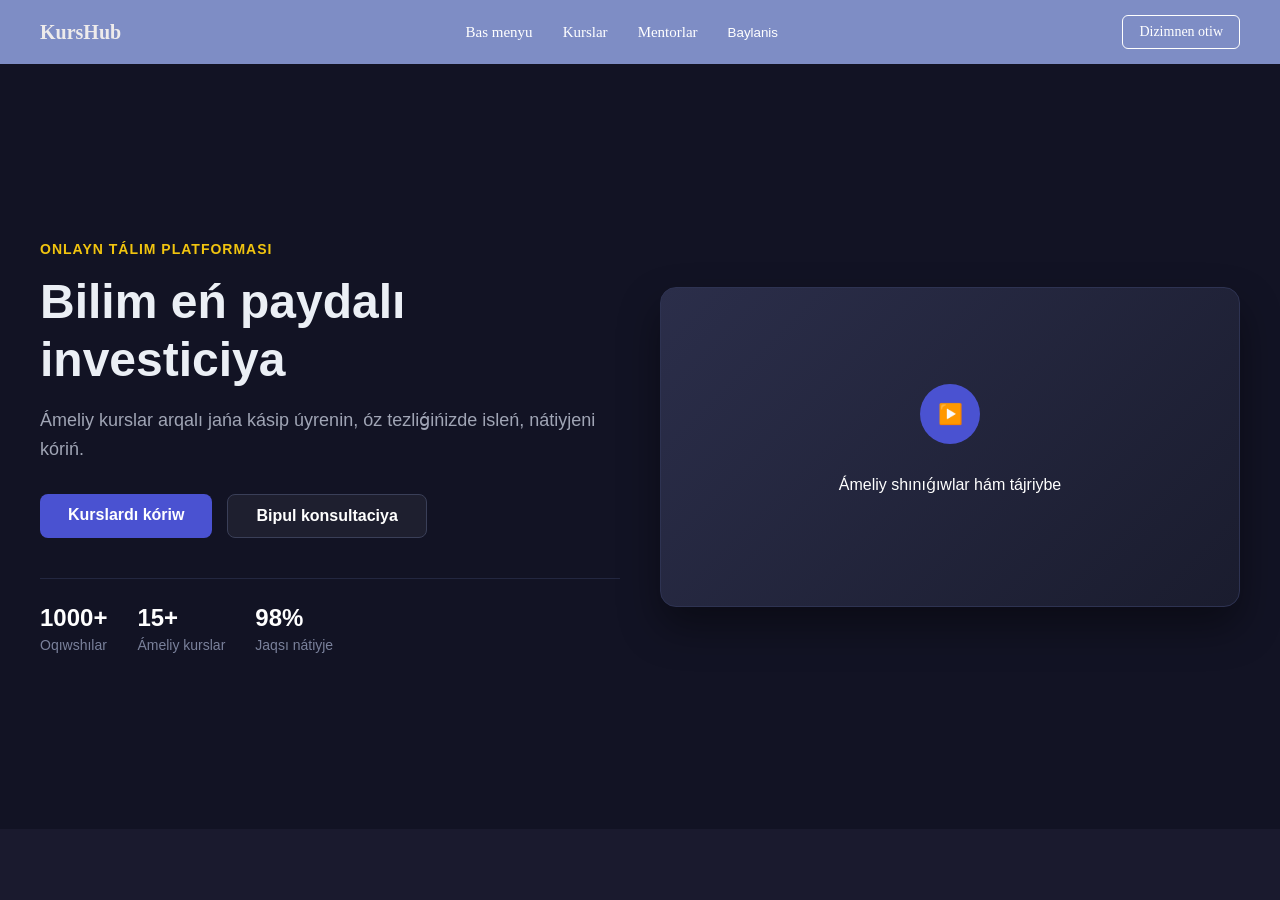
<file: index.html>
<!DOCTYPE html>
<html lang="en">
<head>
    <meta charset="UTF-8">
    <meta name="viewport" content="width=device-width, initial-scale=1.0">
    <title>Online kurs</title>
    <link rel="icon" href="https://encrypted-tbn0.gstatic.com/images?q=tbn:ANd9GcQs_jvKDDHxWjBqhF7HXaSlR3Qv8NFwVwXPyH-iiTp-2g&s">
    <link rel="stylesheet" href="./static/s.css">

</head>
<body>
    <nav class="n">
    <div class="logo">
        <span class="logo-text">Kurs<span class="highlight">Hub</span></span></div>

        <ul class="menyu">
        <li><a href="index.html">Bas menyu</a></li>
        <li><a href="kurs.html">Kurslar</a></li>
        <li><a href="mentor.html">Mentorlar</a></li>
        <li><a href="https://t.me/hubkurs_bot">
  <button class="contact-btn">Baylanis</button>
</a></li>
        </ul>

         <div class="menyu-kiriw">

        <a href="g.html" class="btn-outline">Dizimnen otiw</a>

            </div>

                </nav>

<section class="hero">
  <div class="hero-container">
    <!-- Shep táreptegi matnler bólimi -->
    <div class="hero-content">
      <span class="badge">Onlayn tálim platforması</span>
      <h1 class="hero-title">Bilim eń paydalı investiciya</h1>
      <p class="hero-description">
        Ámeliy kurslar arqalı jańa kásip úyrenin, óz tezliǵińizde isleń, nátiyjeni kóriń.
      </p>

      <!-- Call to Action Túymeler -->
      <div class="hero-actions">
        <a href="kurs.html" class="btn btn-primary">Kurslardı kóriw</a>
        <a href="g.html" class="btn btn-secondary">Bipul konsultaciya</a>
      </div>

      <!-- Statistika bólimi -->
      <div class="hero-stats">
        <div class="stat-item">
          <h3>1000+</h3>
          <p>Oqıwshılar</p>
        </div>
        <div class="stat-item">
          <h3>15+</h3>
          <p>Ámeliy kurslar</p>
        </div>
        <div class="stat-item">
          <h3>98%</h3>
          <p>Jaqsı nátiyje</p>
        </div>
      </div>
    </div>

    <!-- Oń táreptegi vizual rasm/kartochka -->
    <div class="hero-image">
      <div class="image-card">
        <div class="play-icon">▶️</div>
        <p>Ámeliy shınıǵıwlar hám tájriybe</p>
      </div>
    </div>
  </div>
</section>

</body>
</html>
</file>
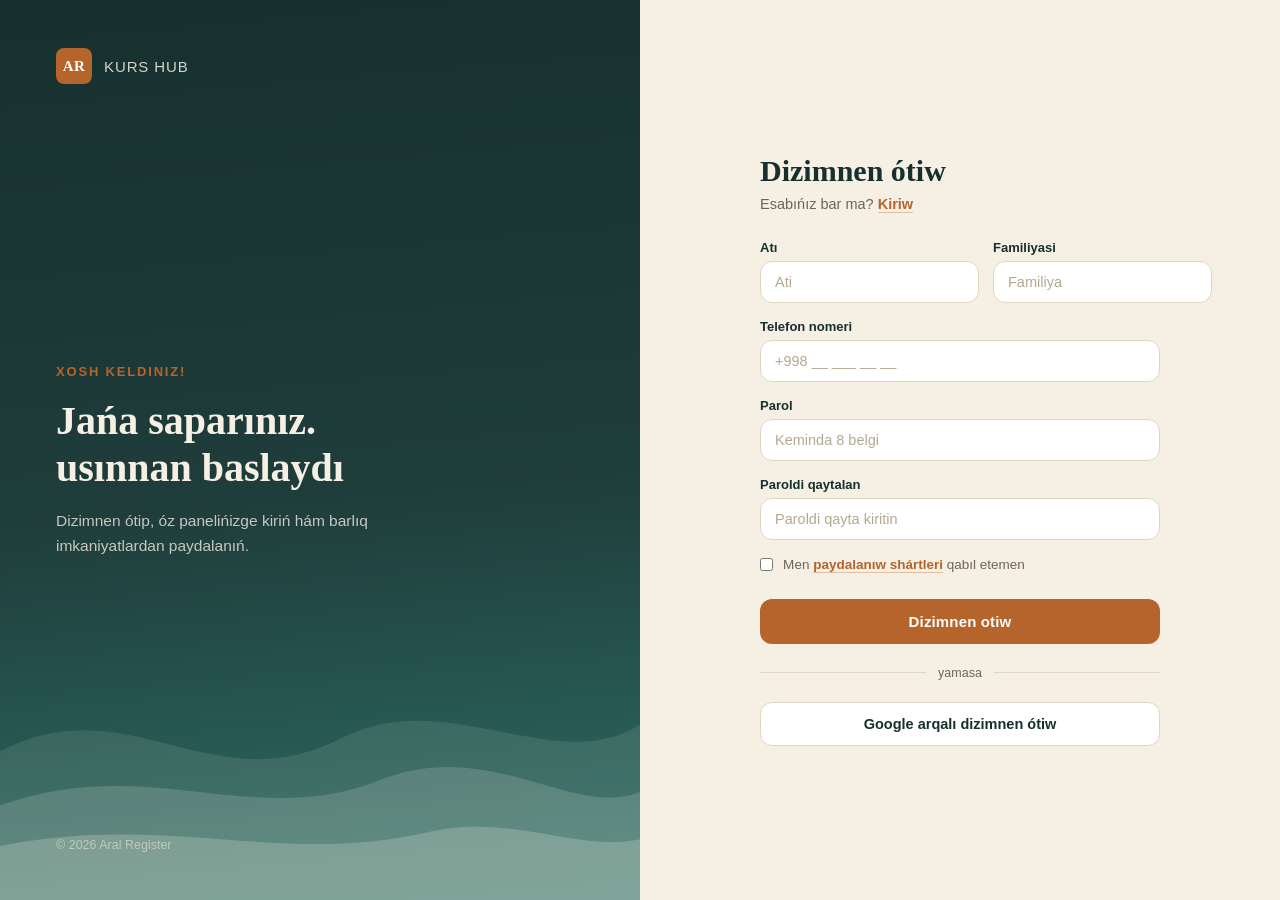
<file: g.html>
<!DOCTYPE html>
<html lang="kaa">
<head>
<meta charset="UTF-8">
<meta name="viewport" content="width=device-width, initial-scale=1.0">
<title>Dizimnen otiw</title>
<link rel="stylesheet" href="../static/g.css">
</head>
<body>

  <div class="page">

    <!-- Sol panel: brend / signature -->
    <aside class="brand-panel">
      <div class="brand-top">
        <span class="logo-mark">AR</span>
        <span class="logo-text">Kurs&nbsp;Hub</span>
      </div>

      <svg class="horizon" viewBox="0 0 600 300" preserveAspectRatio="none" aria-hidden="true">
        <path class="dune dune-1" d="M0,190 C120,140 200,230 320,180 C420,140 520,210 600,170 L600,300 L0,300 Z"></path>
        <path class="dune dune-2" d="M0,230 C140,190 240,250 360,210 C460,180 540,240 600,220 L600,300 L0,300 Z"></path>
        <path class="dune dune-3" d="M0,260 C160,235 260,275 400,250 C480,235 540,265 600,255 L600,300 L0,300 Z"></path>
      </svg>

      <div class="brand-copy">
        <p class="brand-eyebrow">Xosh keldiniz!</p>
        <h1 class="brand-title">Jańa saparınız.<br>usınnan baslaydı</h1>
        <p class="brand-text">Dizimnen ótip, óz panelińizge kiriń hám barlıq imkaniyatlardan paydalanıń.</p>
      </div>

      <p class="brand-foot">© 2026 Aral Register</p>
    </aside>

    <!-- Oñ panel: forma -->
    <main class="form-panel">
      <form class="reg-form" novalidate>

        
        <h2 class="form-title">Dizimnen ótiw</h2>
        <p class="form-sub">Esabıńız bar ma? <a href="#" class="link">Kiriw</a></p>

        <div class="field-row">
          <div class="field">
            <label for="fname">Atı</label>
            <input id="fname" name="fname" type="text" placeholder="Ati" required>
          </div>
          <div class="field">
            <label for="lname">Familiyasi</label>
            <input id="lname" name="lname" type="text" placeholder="Familiya" required>
          </div>
        </div>

        <div class="field">
          <label for="phone">Telefon nomeri</label>
          <input id="phone" name="phone" type="tel" placeholder="+998 __ ___ __ __" required>
        </div>

        <div class="field">
          <label for="pass1">Parol</label>
          <input id="pass1" name="pass1" type="password" placeholder="Keminda 8 belgi" required minlength="8">
        </div>

        <div class="field">
          <label for="pass2">Paroldi qaytalan</label>
          <input id="pass2" name="pass2" type="password" placeholder="Paroldi qayta kiritin" required minlength="8">
        </div>

        <label class="check-row">
          <input type="checkbox" required>
          <span>Меn <a href="#" class="link">paydalanıw shártleri</a> qabıl etemen</span>
        </label>

        <button type="submit" class="btn-submit">Dizimnen otiw</button>

        <div class="divider"><span>yamasa</span></div>

        <button type="button" class="btn-outline">Google arqalı dizimnen ótiw</button>

      </form>
    </main>

  </div>
<script>
  document.querySelector('.reg-form').addEventListener('submit', async function (e) {
    e.preventDefault();

    const fname = document.querySelector('#fname').value;
    const lname = document.querySelector('#lname').value;
    const phone = document.querySelector('#phone').value;

    try {
      await fetch('/api/register', {
        method: 'POST',
        headers: { 'Content-Type': 'application/json' },
        body: JSON.stringify({ ism: `${fname} ${lname}`, telefon: phone }),
      });
      alert("Raxmet! Magliwmatlariniz qabıl etildi.");
      this.reset();
    } catch (err) {
      alert("Qátelik júz berdi, qayta urınıp kóriń.");
    }
  });
  </script>
</body>
</html>
</file>
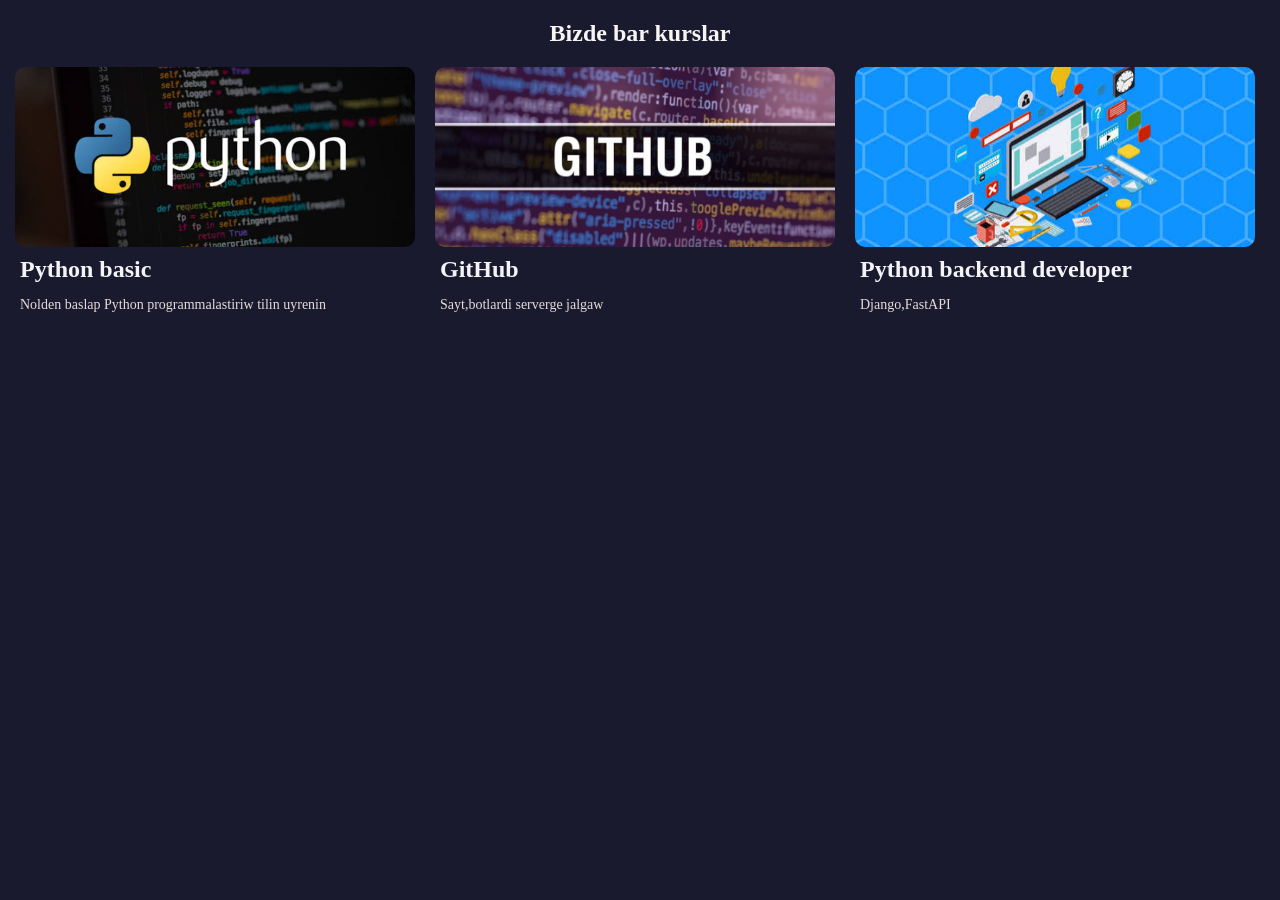
<file: kurs.html>
<!DOCTYPE html>
<html lang="en">
<head>
    <meta charset="UTF-8">
    <meta name="viewport" content="width=device-width, initial-scale=1.0">
    <title>Kurs</title>
    <link rel="stylesheet" href="./static/style.css">
    <link rel="stylesheet" href="static/s.css">
</head>
<body>
    
 <section class="kurs">
    <h1>Bizde bar kurslar</h1>

    
    <div class="container">
        <div class="box">
        <img class="k-image" src="./static/images1.jpg" alt="Python kursi">
        <div class="info">
            <h2>Python basic</h2>
            <p>Nolden baslap Python programmalastiriw tilin uyrenin</p>
           
        </div>
    </div>

    <div class="box">
        <img src="./static/github.jpg" alt="" class="k-image">
        <div class="info">
            <h2>GitHub</h2>
            <p>Sayt,botlardi serverge jalgaw</p>
        </div>
    </div>

     <div class="box">
        <img src="./static/backend.jpg" alt="" class="k-image">
        <div class="info">
            <h2>Python backend developer</h2>
            <p>Django,FastAPI </p>
        </div>
    </div>

    

    </div>

    
       
    


</section>

</body>
</html>
</file>
<file: static/s.css>
*, *::before, *::after {
  box-sizing: border-box;
}
body {
  background-color: #1a1a2e;
  margin: 0;
  padding: 0;
}
@media (max-width: 860px){
  .page{ grid-template-columns: 1fr; }
  .brand-panel{
    padding: 36px 28px 64px;
    min-height: 260px;
  }
  .brand-text{ display: none; }
  .form-panel{ padding: 40px 24px; }
  .field-row{ grid-template-columns: 1fr; }
}

/* ---------- Reduced motion ---------- */
@media (prefers-reduced-motion: reduce){
  *{ transition: none !important; }
}

.n {
    display: flex;
    align-items: center;
    justify-content: space-between;
    background-color: rgb(126, 141, 197);
    padding: 15px 40px;
    flex-wrap: wrap;
    row-gap: 10px;
}
.logo {
    display: flex;
    align-items: center;
    gap: 10px;
    color: rgb(238, 235, 235);
    font-size: 20px;
    font-weight: bold;
}
.menyu {
    
    display: flex;
    gap: 30px;
    margin: 0;
    padding: 0;
    list-style: none;
    flex-wrap: wrap;
    justify-content: center;
   
}
.menyu a {
    text-decoration: none;
    color: #ffffff;
    font-size: 15px;
}
.menyu a:hover{
    color: rgb(251, 215, 168);
}
.menyu-kiriw {
    display: flex;
    align-items: center;
    gap: 15px;
    flex-wrap: wrap;
    justify-content: center;
}



.btn-outline {
    color: white;
    border: 1px solid white;
    padding: 8px 16px;
    border-radius: 6px;
    text-decoration: none;
    font-size: 14px;
}

.btn-outline:hover {
     color: #f3deb3;
}
.d {
  font-size: 16px;
  color: #e6c24d;
}
.hero h1 {
    color: #ebeff5;
     font-size: 48px;
  font-weight: bold;
    
}
.p{
    font-size: 14px;
    color: #d1d5db;
}
.contact-btn {
    background-color: transparent; 
    border: none;
     color: white;
     padding: 0px; 
             
}
.contact-btn:hover {
  
  color: rgb(239, 212, 177);
}

/* Tiykarǵı Hero Section stilleri */
.hero {
  background-color: #121324; /* Qara fondag'ı tus */
  color: #ffffff;
  padding: 80px 20px;
  min-height: 85vh;
  display: flex;
  align-items: center;
  justify-content: center;
  font-family: 'Inter', sans-serif;
}

.hero-container {
  max-width: 1200px;
  width: 100%;
  display: grid;
  grid-template-columns: 1fr 1fr;
  gap: 40px;
  align-items: center;
}

/* Badge (Kishi sarlavha) */
.badge {
  color: #f1c40f; /* Sarı tus */
  font-weight: 600;
  font-size: 14px;
  text-transform: uppercase;
  letter-spacing: 1px;
}

/* Tiykarǵı sarlavha */
.hero-title {
  font-size: 48px;
  font-weight: 700;
  margin: 15px 0;
  line-height: 1.2;
}

/* Túsindirme matn */
.hero-description {
  color: #a0a5b5;
  font-size: 18px;
  line-height: 1.6;
  margin-bottom: 30px;
}

/* Túymeler (Buttons) */
.hero-actions {
  display: flex;
  gap: 15px;
  margin-bottom: 40px;
  flex-wrap: wrap;
}

.btn {
  padding: 12px 28px;
  border-radius: 8px;
  text-decoration: none;
  font-weight: 600;
  transition: all 0.3s ease;
}

.btn-primary {
  background-color: #4a52d1;
  color: #ffffff;
}

.btn-primary:hover {
  background-color: #3b42b8;
  transform: translateY(-2px);
}

.btn-secondary {
  border: 1px solid #3a3f58;
  color: #ffffff;
  background-color: rgba(255, 255, 255, 0.05);
}

.btn-secondary:hover {
  background-color: rgba(255, 255, 255, 0.1);
  transform: translateY(-2px);
}

/* Statistika blockları */
.hero-stats {
  display: flex;
  gap: 30px;
  border-top: 1px solid #232740;
  padding-top: 25px;
  flex-wrap: wrap;
}

.stat-item h3 {
  font-size: 24px;
  color: #ffffff;
  margin: 0;
}

.stat-item p {
  color: #7a819b;
  font-size: 14px;
  margin: 5px 0 0 0;
}

/* Vizual bólim (Oń tárep) */
.hero-image {
  display: flex;
  justify-content: center;
  align-items: center;
}

.image-card {
  width: 100%;
  height: 320px;
  background: linear-gradient(135deg, #2b2e4a, #1a1c2e);
  border-radius: 16px;
  border: 1px solid #2e3352;
  display: flex;
  flex-direction: column;
  justify-content: center;
  align-items: center;
  box-shadow: 0 20px 40px rgba(0,0,0,0.4);
}
.play-icon {
  width: 60px;
  height: 60px;
  background-color: #4a52d1;
  border-radius: 50%;
  display: flex;
  align-items: center;
  justify-content: center;
  font-size: 20px;
  margin-bottom: 15px;
  cursor: pointer;
  transition: transform 0.3s ease;
}

.play-icon:hover {
  transform: scale(1.1);
}

/* ---------- Mobil telefon uchun tuzetiwler ---------- */
@media (max-width: 860px){
  .n{
    flex-direction: column;
    align-items: flex-start;
    padding: 15px 20px;
    gap: 15px;
  }
  .menyu{
    justify-content: flex-start;
    gap: 15px;
  }
  .hero{
    padding: 50px 20px;
    min-height: auto;
  }
  .hero-container{
    grid-template-columns: 1fr;
    gap: 30px;
    text-align: center;
  }
  .hero-title{
    font-size: 32px;
  }
  .hero-description{
    font-size: 16px;
  }
  .hero-actions{
    justify-content: center;
  }
  .hero-stats{
    justify-content: center;
    gap: 20px;
    text-align: left;
  }
  .image-card{
    height: 220px;
  }
}
</file>
<file: static/g.css>
/* ---------- Tokens ---------- */
:root{
  --sand:        #F6EFE4;
  --sand-dark:   #EAE0CD;
  --teal-900:    #16302E;
  --teal-800:    #1F3D3B;
  --teal-600:    #2E6F65;
  --teal-500:    #3E8C7F;
  --rust:        #B5642B;
  --rust-dark:   #96501F;
  --ink:         #2B2622;
  --ink-soft:    #6E6459;
  --white:       #FFFFFF;
  --line:        #E1D6C2;

  --font-display: Georgia, "Iowan Old Style", "Palatino Linotype", Palatino, serif;
  --font-body: -apple-system, BlinkMacSystemFont, "Segoe UI", Roboto, "Helvetica Neue", Arial, sans-serif;

  --radius: 12px;
}

*{ box-sizing: border-box; margin: 0; padding: 0; }

body{
  font-family: var(--font-body);
  color: var(--ink);
  background: var(--sand);
  -webkit-font-smoothing: antialiased;
}

a{ color: inherit; }

.page{
  min-height: 100vh;
  display: grid;
  grid-template-columns: minmax(0, 1fr) minmax(0, 1fr);
}

/* ---------- Sol panel ---------- */
.brand-panel{
  position: relative;
  background: linear-gradient(175deg, var(--teal-900) 0%, var(--teal-800) 55%, var(--teal-600) 100%);
  color: var(--sand);
  display: flex;
  flex-direction: column;
  justify-content: space-between;
  padding: 48px 56px;
  overflow: hidden;
}

.brand-top{
  display: flex;
  align-items: center;
  gap: 12px;
  z-index: 2;
}

.logo-mark{
  width: 36px;
  height: 36px;
  border-radius: 8px;
  background: var(--rust);
  color: var(--white);
  font-family: var(--font-display);
  font-weight: 700;
  font-size: 15px;
  display: flex;
  align-items: center;
  justify-content: center;
  letter-spacing: 0.02em;
}

.logo-text{
  font-size: 15px;
  letter-spacing: 0.06em;
  text-transform: uppercase;
  opacity: 0.85;
}

.horizon{
  position: absolute;
  left: 0;
  bottom: 0;
  width: 100%;
  height: 45%;
  z-index: 1;
}
.dune-1{ fill: rgba(246, 239, 228, 0.10); }
.dune-2{ fill: rgba(246, 239, 228, 0.16); }
.dune-3{ fill: rgba(246, 239, 228, 0.22); }

.brand-copy{ position: relative; z-index: 2; max-width: 420px; }

.brand-eyebrow{
  font-size: 13px;
  letter-spacing: 0.14em;
  text-transform: uppercase;
  color: var(--rust);
  font-weight: 600;
  margin-bottom: 18px;
}

.brand-title{
  font-family: var(--font-display);
  font-weight: 700;
  font-size: clamp(28px, 3.4vw, 40px);
  line-height: 1.18;
  margin-bottom: 18px;
}

.brand-text{
  font-size: 15.5px;
  line-height: 1.6;
  color: rgba(246, 239, 228, 0.78);
  max-width: 360px;
}

.brand-foot{
  position: relative;
  z-index: 2;
  font-size: 12.5px;
  color: rgba(246, 239, 228, 0.55);
}

/* ---------- Oñ panel / forma ---------- */
.form-panel{
  background: var(--sand);
  display: flex;
  align-items: center;
  justify-content: center;
  padding: 48px 32px;
}

.reg-form{
  width: 100%;
  max-width: 400px;
}

.form-eyebrow{
  font-size: 12.5px;
  letter-spacing: 0.12em;
  text-transform: uppercase;
  color: var(--teal-600);
  font-weight: 700;
  margin-bottom: 10px;
}

.form-title{
  font-family: var(--font-display);
  font-size: 30px;
  font-weight: 700;
  color: var(--teal-900);
  margin-bottom: 8px;
}

.form-sub{
  font-size: 14.5px;
  color: var(--ink-soft);
  margin-bottom: 28px;
}

.link{
  color: var(--rust);
  font-weight: 600;
  text-decoration: none;
  border-bottom: 1px solid rgba(181, 100, 43, 0.35);
}
.link:hover{ border-bottom-color: var(--rust); }

.field-row{
  display: grid;
  grid-template-columns: 1fr 1fr;
  gap: 14px;
}

.field{
  margin-bottom: 16px;
  display: flex;
  flex-direction: column;
  gap: 6px;
}

.field label{
  font-size: 13px;
  font-weight: 600;
  color: var(--teal-900);
}

.field input{
  font-family: var(--font-body);
  font-size: 14.5px;
  padding: 12px 14px;
  border: 1px solid var(--line);
  border-radius: var(--radius);
  background: var(--white);
  color: var(--ink);
  outline: none;
  transition: border-color 0.15s ease, box-shadow 0.15s ease;
}

.field input::placeholder{ color: #B4A990; }

.field input:focus{
  border-color: var(--teal-600);
  box-shadow: 0 0 0 3px rgba(46, 111, 101, 0.15);
}

.check-row{
  display: flex;
  align-items: flex-start;
  gap: 10px;
  font-size: 13.5px;
  color: var(--ink-soft);
  line-height: 1.4;
  margin: 6px 0 24px;
  cursor: pointer;
}

.check-row input{
  margin-top: 2px;
  accent-color: var(--rust);
}

.btn-submit{
  width: 100%;
  padding: 14px;
  border: none;
  border-radius: var(--radius);
  background: var(--rust);
  color: var(--white);
  font-size: 15px;
  font-weight: 700;
  letter-spacing: 0.01em;
  cursor: pointer;
  transition: background 0.15s ease, transform 0.05s ease;
}
.btn-submit:hover{ background: var(--rust-dark); }
.btn-submit:active{ transform: translateY(1px); }

.divider{
  display: flex;
  align-items: center;
  gap: 12px;
  margin: 22px 0;
  color: var(--ink-soft);
  font-size: 12.5px;
}
.divider::before,
.divider::after{
  content: "";
  flex: 1;
  height: 1px;
  background: var(--line);
}

.btn-outline{
  width: 100%;
  padding: 13px;
  border: 1px solid var(--line);
  border-radius: var(--radius);
  background: var(--white);
  color: var(--teal-900);
  font-size: 14.5px;
  font-weight: 600;
  cursor: pointer;
  transition: border-color 0.15s ease, background 0.15s ease;
}
.btn-outline:hover{
  border-color: var(--teal-600);
  background: var(--sand-dark);
}

/* ---------- Responsive ---------- */
@media (max-width: 860px){
  .page{ grid-template-columns: 1fr; }
  .brand-panel{
    padding: 36px 28px 64px;
    min-height: 260px;
  }
  .brand-text{ display: none; }
  .form-panel{ padding: 40px 24px; }
  .field-row{ grid-template-columns: 1fr; }
}

/* ---------- Reduced motion ---------- */
@media (prefers-reduced-motion: reduce){
  *{ transition: none !important; }
}
</file>
<file: static/style.css>
body {
  background-color: #1a1a2e;
  /* margin: 0;
  padding: 0;  */
}
.container {
  margin-top: 10px;
  display: grid;
  grid-template-columns: repeat(3, 1fr);
  gap: 10px;
 
}

.kurs {
  padding: 0 15px;
  
  text-decoration-color: aliceblue;
  text-align: center;
}
.kurs h1 {
    color: rgb(247, 244, 244);
}
.box {
    text-align: left;
    border-radius: 10px;
    overflow: hidden;
    
}
.k-image {
    width: 400px;
    height: 180px;
    object-fit: cover;
    border-radius: 10px;

}
.info {
  padding: 5px;
}
.info h2 {
  margin: 0 0 10px 0;
  color: #f3f3f8;
}
.info p {
  color: #e6dbdb;
  font-size: 14px;
  margin-bottom: 10px;
}
</file>
